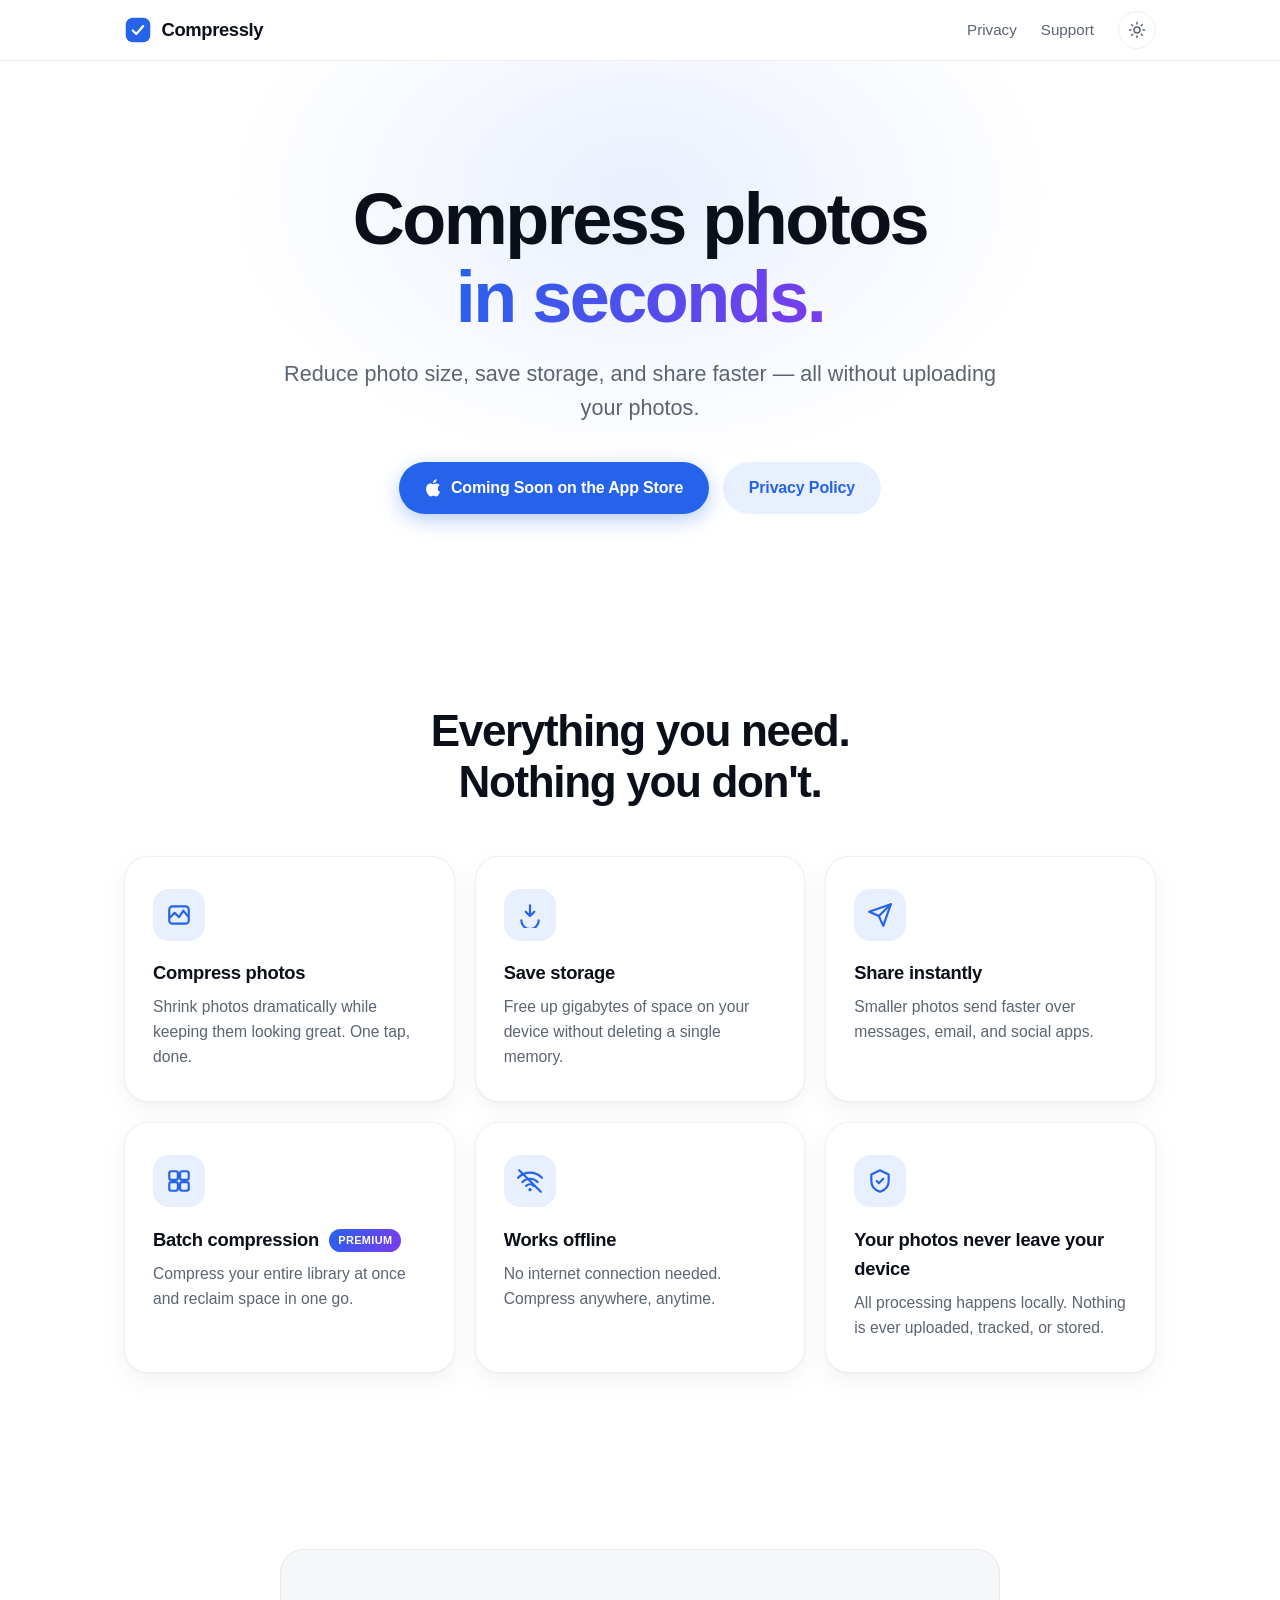
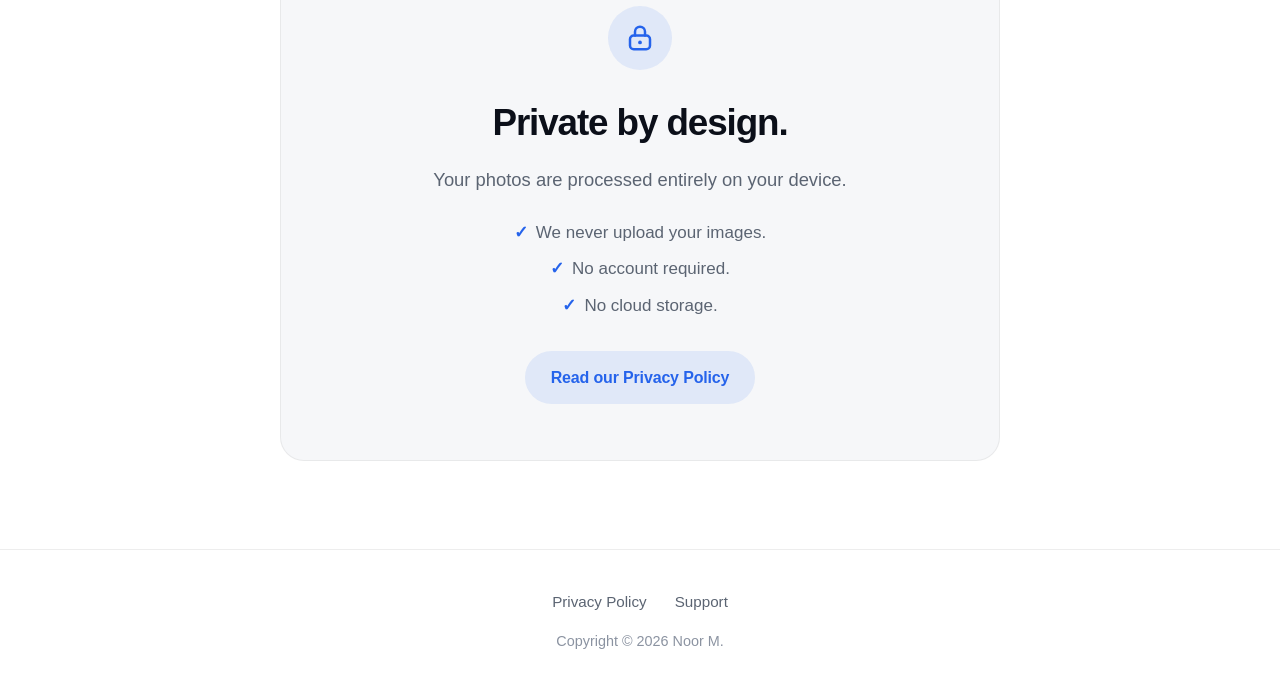
<file: index.html>
<!DOCTYPE html>
<html lang="en">
<head>
  <meta charset="UTF-8">
  <meta name="viewport" content="width=device-width, initial-scale=1.0">
  <title>Compressly — Compress photos in seconds</title>
  <meta name="description" content="Compressly reduces photo size, saves storage, and helps you share faster — all without uploading your photos. Everything happens on your device.">
  <meta name="theme-color" content="#ffffff" media="(prefers-color-scheme: light)">
  <meta name="theme-color" content="#0b0f19" media="(prefers-color-scheme: dark)">
  <meta property="og:title" content="Compressly — Compress photos in seconds">
  <meta property="og:description" content="Reduce photo size, save storage, and share faster — all without uploading your photos.">
  <meta property="og:type" content="website">
  <link rel="icon" href="favicon.svg" type="image/svg+xml">
  <link rel="stylesheet" href="css/style.css">
  <script>
    // Apply saved theme before first paint to avoid a flash
    (function () {
      document.documentElement.classList.add('js');
      try {
        var t = localStorage.getItem('theme');
        if (t === 'dark' || (!t && window.matchMedia('(prefers-color-scheme: dark)').matches)) {
          document.documentElement.setAttribute('data-theme', 'dark');
        }
      } catch (e) {}
    })();
  </script>
</head>
<body>
  <a class="skip-link" href="#main">Skip to content</a>

  <header class="site-header">
    <nav class="container nav" aria-label="Main navigation">
      <a class="brand" href="index.html">
        <svg class="brand-mark" viewBox="0 0 32 32" aria-hidden="true" focusable="false">
          <rect x="2" y="2" width="28" height="28" rx="8" fill="#2563EB"/>
          <path d="M10 16.5l4 4 8-9" fill="none" stroke="#fff" stroke-width="2.5" stroke-linecap="round" stroke-linejoin="round"/>
        </svg>
        Compressly
      </a>
      <div class="nav-links">
        <a href="privacy.html">Privacy</a>
        <a href="support.html">Support</a>
        <button class="theme-toggle" id="theme-toggle" type="button" aria-label="Toggle dark mode">
          <svg class="icon-sun" viewBox="0 0 24 24" aria-hidden="true" focusable="false"><circle cx="12" cy="12" r="4" fill="none" stroke="currentColor" stroke-width="2"/><path d="M12 2v2m0 16v2M4.9 4.9l1.4 1.4m11.4 11.4l1.4 1.4M2 12h2m16 0h2M4.9 19.1l1.4-1.4m11.4-11.4l1.4-1.4" fill="none" stroke="currentColor" stroke-width="2" stroke-linecap="round"/></svg>
          <svg class="icon-moon" viewBox="0 0 24 24" aria-hidden="true" focusable="false"><path d="M21 12.8A9 9 0 1 1 11.2 3a7 7 0 0 0 9.8 9.8z" fill="none" stroke="currentColor" stroke-width="2" stroke-linecap="round" stroke-linejoin="round"/></svg>
        </button>
      </div>
    </nav>
  </header>

  <main id="main">
    <!-- Hero -->
    <section class="hero">
      <div class="container hero-inner reveal">
        <h1 class="hero-title">Compress photos<br><span class="accent">in seconds.</span></h1>
        <p class="hero-subtitle">Reduce photo size, save storage, and share faster — all without uploading your photos.</p>
        <div class="hero-actions">
          <a class="btn btn-primary" href="#" aria-disabled="true">
            <svg viewBox="0 0 24 24" aria-hidden="true" focusable="false" class="btn-icon"><path d="M17.05 12.54c-.03-2.89 2.36-4.27 2.47-4.34-1.35-1.97-3.44-2.24-4.18-2.27-1.78-.18-3.47 1.05-4.37 1.05-.9 0-2.29-1.02-3.77-1-1.94.03-3.72 1.13-4.72 2.86-2.01 3.49-.51 8.66 1.45 11.49.96 1.39 2.1 2.94 3.6 2.89 1.44-.06 1.99-.93 3.73-.93 1.74 0 2.23.93 3.76.9 1.55-.03 2.53-1.41 3.48-2.8 1.1-1.61 1.55-3.17 1.57-3.25-.03-.02-3.01-1.16-3.02-4.6zM14.16 4.05c.8-.96 1.33-2.3 1.18-3.64-1.14.05-2.53.77-3.35 1.72-.74.85-1.38 2.21-1.21 3.51 1.28.1 2.58-.65 3.38-1.59z" fill="currentColor"/></svg>
            Coming Soon on the App Store
          </a>
          <a class="btn btn-secondary" href="privacy.html">Privacy Policy</a>
        </div>
      </div>
      <div class="hero-glow" aria-hidden="true"></div>
    </section>

    <!-- Features -->
    <section class="section" aria-labelledby="features-heading">
      <div class="container">
        <h2 id="features-heading" class="section-title reveal">Everything you need.<br>Nothing you don't.</h2>
        <div class="grid features-grid">
          <article class="card reveal">
            <div class="card-icon" aria-hidden="true">
              <svg viewBox="0 0 24 24" focusable="false"><path d="M4 14l4-4 4 4 4-6 4 5" fill="none" stroke="currentColor" stroke-width="2" stroke-linecap="round" stroke-linejoin="round"/><rect x="3" y="4" width="18" height="16" rx="3" fill="none" stroke="currentColor" stroke-width="2"/></svg>
            </div>
            <h3>Compress photos</h3>
            <p>Shrink photos dramatically while keeping them looking great. One tap, done.</p>
          </article>
          <article class="card reveal">
            <div class="card-icon" aria-hidden="true">
              <svg viewBox="0 0 24 24" focusable="false"><path d="M12 3v10m0 0l-4-4m4 4l4-4" fill="none" stroke="currentColor" stroke-width="2" stroke-linecap="round" stroke-linejoin="round"/><path d="M4 17a8 8 0 0 0 16 0" fill="none" stroke="currentColor" stroke-width="2" stroke-linecap="round"/></svg>
            </div>
            <h3>Save storage</h3>
            <p>Free up gigabytes of space on your device without deleting a single memory.</p>
          </article>
          <article class="card reveal">
            <div class="card-icon" aria-hidden="true">
              <svg viewBox="0 0 24 24" focusable="false"><path d="M22 2L11 13" fill="none" stroke="currentColor" stroke-width="2" stroke-linecap="round" stroke-linejoin="round"/><path d="M22 2l-7 20-4-9-9-4 20-7z" fill="none" stroke="currentColor" stroke-width="2" stroke-linecap="round" stroke-linejoin="round"/></svg>
            </div>
            <h3>Share instantly</h3>
            <p>Smaller photos send faster over messages, email, and social apps.</p>
          </article>
          <article class="card reveal">
            <div class="card-icon" aria-hidden="true">
              <svg viewBox="0 0 24 24" focusable="false"><rect x="3" y="3" width="8" height="8" rx="2" fill="none" stroke="currentColor" stroke-width="2"/><rect x="13" y="3" width="8" height="8" rx="2" fill="none" stroke="currentColor" stroke-width="2"/><rect x="3" y="13" width="8" height="8" rx="2" fill="none" stroke="currentColor" stroke-width="2"/><rect x="13" y="13" width="8" height="8" rx="2" fill="none" stroke="currentColor" stroke-width="2"/></svg>
            </div>
            <h3>Batch compression <span class="badge">Premium</span></h3>
            <p>Compress your entire library at once and reclaim space in one go.</p>
          </article>
          <article class="card reveal">
            <div class="card-icon" aria-hidden="true">
              <svg viewBox="0 0 24 24" focusable="false"><path d="M1 9a15 15 0 0 1 22 0M5 13a9.5 9.5 0 0 1 14 0M8.5 16.5a5 5 0 0 1 7 0" fill="none" stroke="currentColor" stroke-width="2" stroke-linecap="round"/><line x1="2" y1="2" x2="22" y2="22" stroke="currentColor" stroke-width="2" stroke-linecap="round"/><circle cx="12" cy="20" r="1.5" fill="currentColor"/></svg>
            </div>
            <h3>Works offline</h3>
            <p>No internet connection needed. Compress anywhere, anytime.</p>
          </article>
          <article class="card reveal">
            <div class="card-icon" aria-hidden="true">
              <svg viewBox="0 0 24 24" focusable="false"><path d="M12 2l8 4v6c0 5-3.5 8.5-8 10-4.5-1.5-8-5-8-10V6l8-4z" fill="none" stroke="currentColor" stroke-width="2" stroke-linecap="round" stroke-linejoin="round"/><path d="M9 12l2 2 4-4" fill="none" stroke="currentColor" stroke-width="2" stroke-linecap="round" stroke-linejoin="round"/></svg>
            </div>
            <h3>Your photos never leave your device</h3>
            <p>All processing happens locally. Nothing is ever uploaded, tracked, or stored.</p>
          </article>
        </div>
      </div>
    </section>

    <!-- Privacy -->
    <section class="section section-privacy" aria-labelledby="privacy-heading">
      <div class="container">
        <div class="privacy-panel reveal">
          <div class="privacy-icon" aria-hidden="true">
            <svg viewBox="0 0 24 24" focusable="false"><rect x="4" y="10" width="16" height="11" rx="3" fill="none" stroke="currentColor" stroke-width="2"/><path d="M8 10V7a4 4 0 0 1 8 0v3" fill="none" stroke="currentColor" stroke-width="2" stroke-linecap="round"/><circle cx="12" cy="15.5" r="1.5" fill="currentColor"/></svg>
          </div>
          <h2 id="privacy-heading">Private by design.</h2>
          <p class="privacy-lead">Your photos are processed entirely on your device.</p>
          <ul class="privacy-list" role="list">
            <li>We never upload your images.</li>
            <li>No account required.</li>
            <li>No cloud storage.</li>
          </ul>
          <a class="btn btn-secondary" href="privacy.html">Read our Privacy Policy</a>
        </div>
      </div>
    </section>
  </main>

  <footer class="site-footer">
    <div class="container footer-inner">
      <nav class="footer-links" aria-label="Footer navigation">
        <a href="privacy.html">Privacy Policy</a>
        <a href="support.html">Support</a>
      </nav>
      <p class="footer-copy">Copyright © 2026 Noor M.</p>
    </div>
  </footer>

  <script src="js/main.js" defer></script>
</body>
</html>
</file>
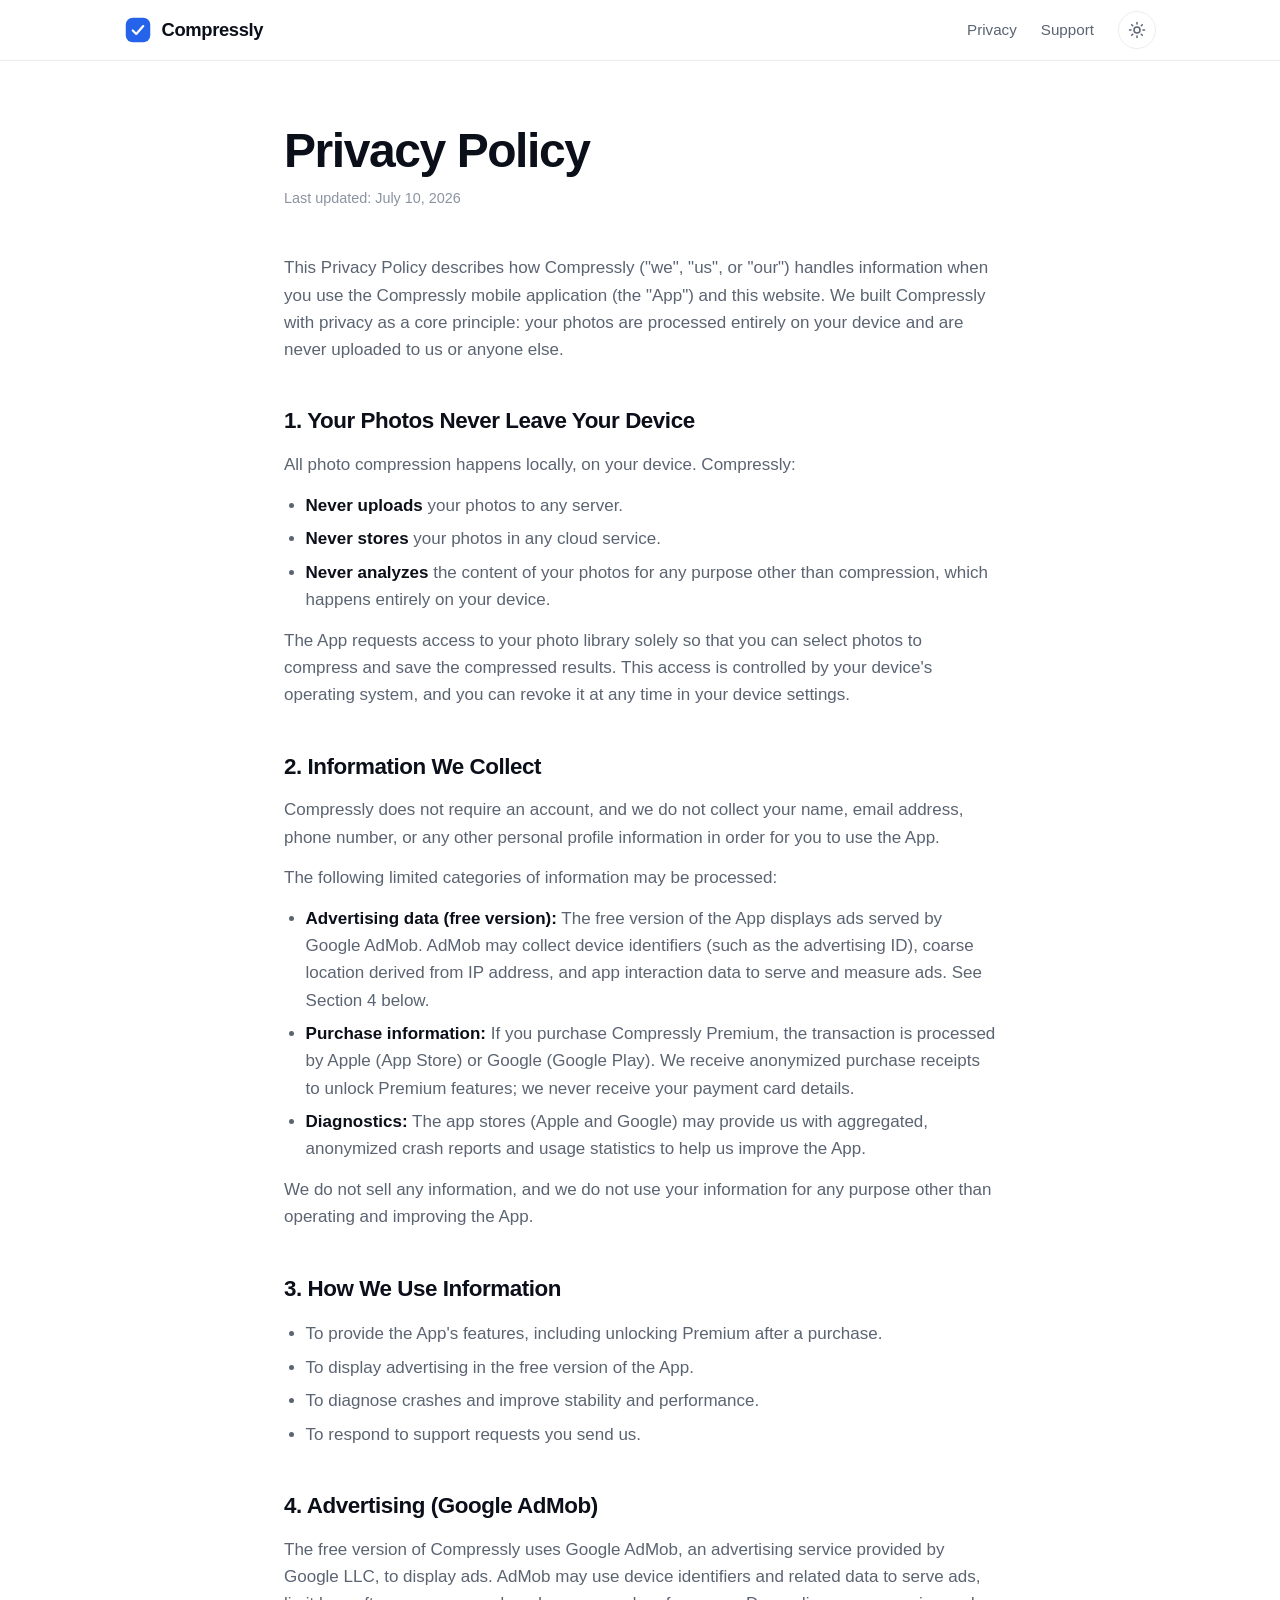
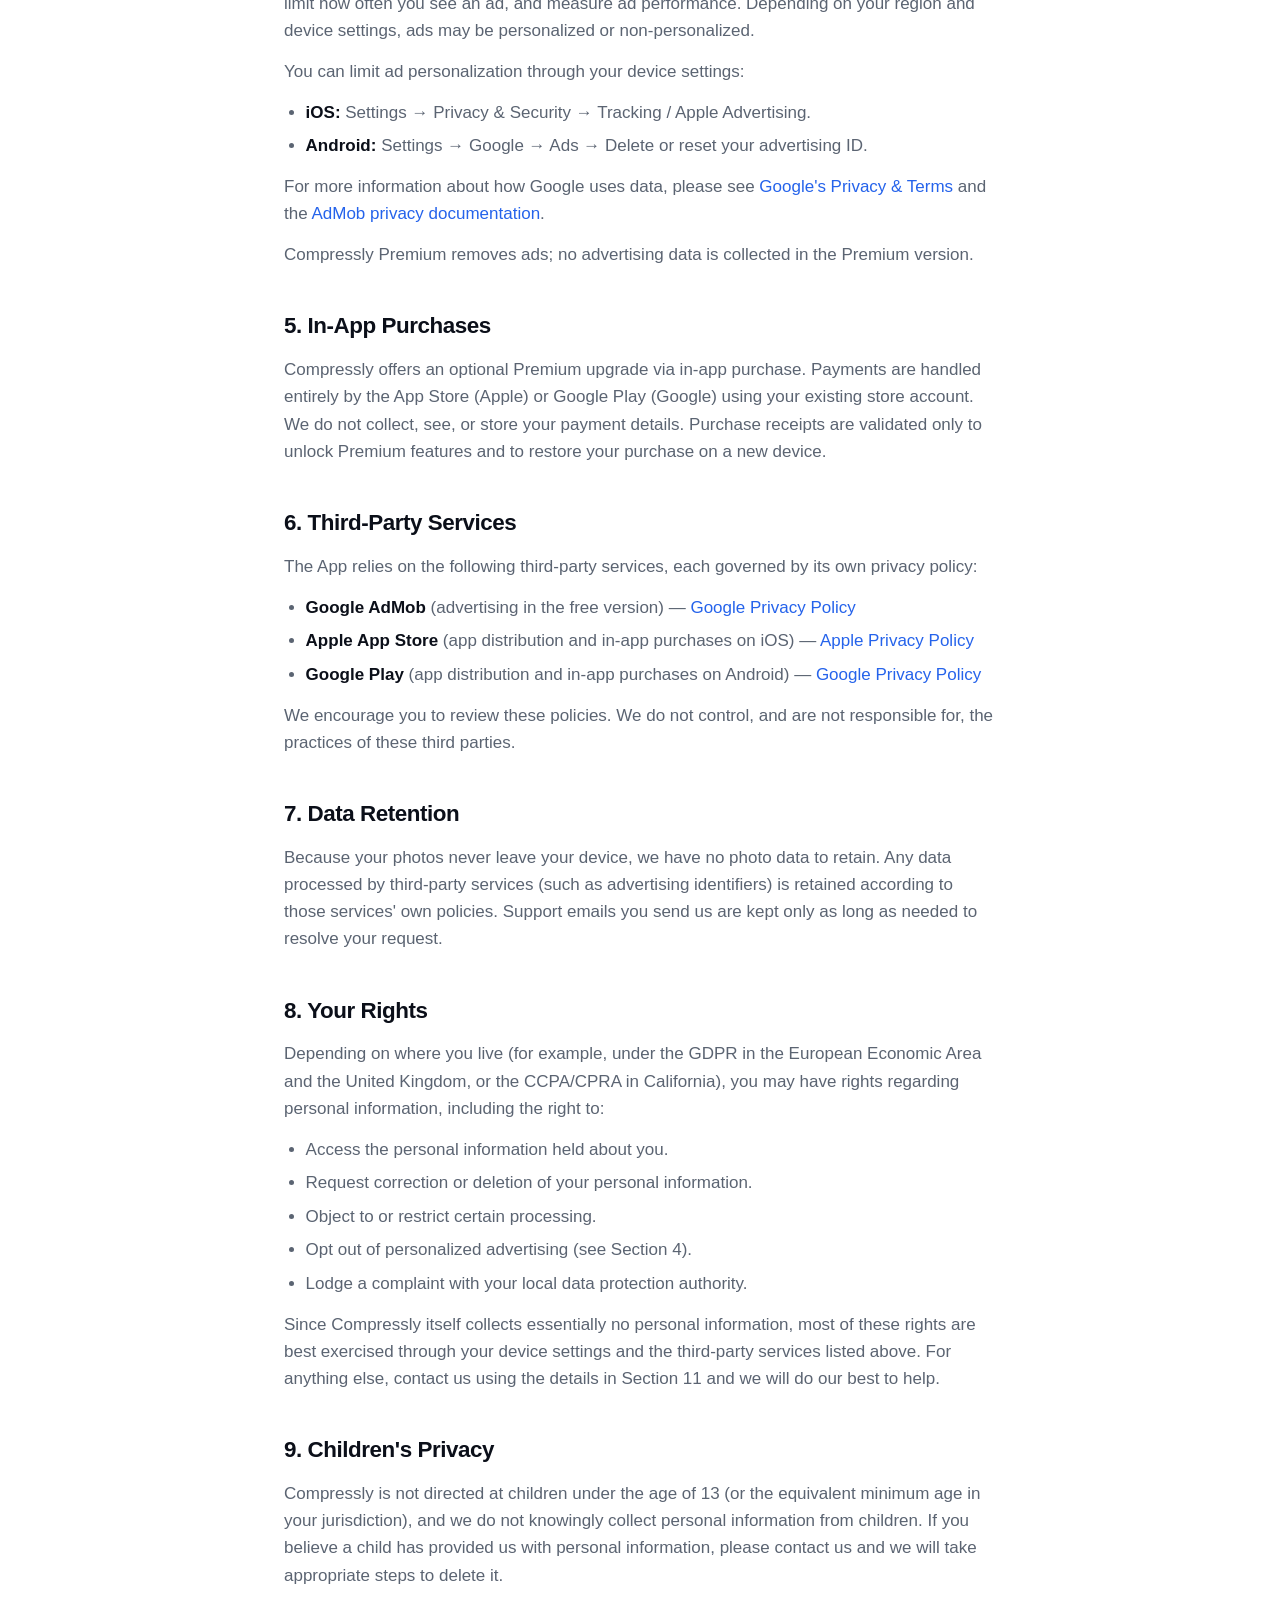
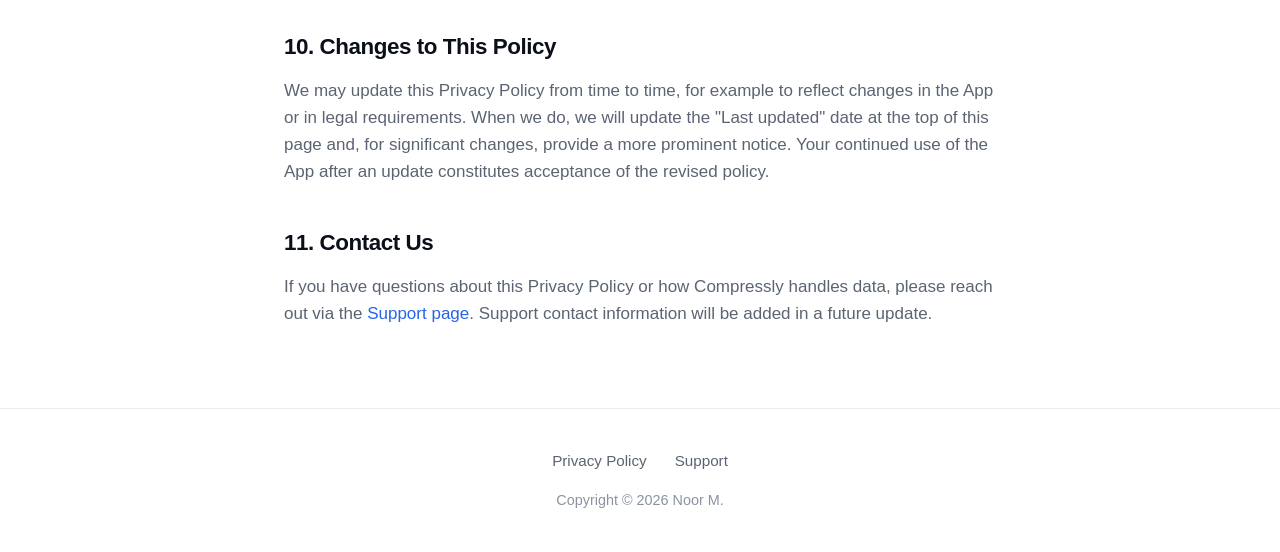
<file: privacy.html>
<!DOCTYPE html>
<html lang="en">
<head>
  <meta charset="UTF-8">
  <meta name="viewport" content="width=device-width, initial-scale=1.0">
  <title>Privacy Policy — Compressly</title>
  <meta name="description" content="Compressly's privacy policy. Your photos are processed entirely on your device and never uploaded. Learn what limited data is collected and how it is used.">
  <meta name="theme-color" content="#ffffff" media="(prefers-color-scheme: light)">
  <meta name="theme-color" content="#0b0f19" media="(prefers-color-scheme: dark)">
  <link rel="icon" href="favicon.svg" type="image/svg+xml">
  <link rel="stylesheet" href="css/style.css">
  <script>
    // Apply saved theme before first paint to avoid a flash
    (function () {
      document.documentElement.classList.add('js');
      try {
        var t = localStorage.getItem('theme');
        if (t === 'dark' || (!t && window.matchMedia('(prefers-color-scheme: dark)').matches)) {
          document.documentElement.setAttribute('data-theme', 'dark');
        }
      } catch (e) {}
    })();
  </script>
</head>
<body>
  <a class="skip-link" href="#main">Skip to content</a>

  <header class="site-header">
    <nav class="container nav" aria-label="Main navigation">
      <a class="brand" href="index.html">
        <svg class="brand-mark" viewBox="0 0 32 32" aria-hidden="true" focusable="false">
          <rect x="2" y="2" width="28" height="28" rx="8" fill="#2563EB"/>
          <path d="M10 16.5l4 4 8-9" fill="none" stroke="#fff" stroke-width="2.5" stroke-linecap="round" stroke-linejoin="round"/>
        </svg>
        Compressly
      </a>
      <div class="nav-links">
        <a href="privacy.html" aria-current="page">Privacy</a>
        <a href="support.html">Support</a>
        <button class="theme-toggle" id="theme-toggle" type="button" aria-label="Toggle dark mode">
          <svg class="icon-sun" viewBox="0 0 24 24" aria-hidden="true" focusable="false"><circle cx="12" cy="12" r="4" fill="none" stroke="currentColor" stroke-width="2"/><path d="M12 2v2m0 16v2M4.9 4.9l1.4 1.4m11.4 11.4l1.4 1.4M2 12h2m16 0h2M4.9 19.1l1.4-1.4m11.4-11.4l1.4-1.4" fill="none" stroke="currentColor" stroke-width="2" stroke-linecap="round"/></svg>
          <svg class="icon-moon" viewBox="0 0 24 24" aria-hidden="true" focusable="false"><path d="M21 12.8A9 9 0 1 1 11.2 3a7 7 0 0 0 9.8 9.8z" fill="none" stroke="currentColor" stroke-width="2" stroke-linecap="round" stroke-linejoin="round"/></svg>
        </button>
      </div>
    </nav>
  </header>

  <main id="main" class="page">
    <div class="container page-narrow">
      <h1 class="page-title">Privacy Policy</h1>
      <p class="page-updated">Last updated: July 10, 2026</p>

      <div class="prose">
        <p>This Privacy Policy describes how Compressly ("we", "us", or "our") handles information when you use the Compressly mobile application (the "App") and this website. We built Compressly with privacy as a core principle: your photos are processed entirely on your device and are never uploaded to us or anyone else.</p>

        <h2>1. Your Photos Never Leave Your Device</h2>
        <p>All photo compression happens locally, on your device. Compressly:</p>
        <ul>
          <li><strong>Never uploads</strong> your photos to any server.</li>
          <li><strong>Never stores</strong> your photos in any cloud service.</li>
          <li><strong>Never analyzes</strong> the content of your photos for any purpose other than compression, which happens entirely on your device.</li>
        </ul>
        <p>The App requests access to your photo library solely so that you can select photos to compress and save the compressed results. This access is controlled by your device's operating system, and you can revoke it at any time in your device settings.</p>

        <h2>2. Information We Collect</h2>
        <p>Compressly does not require an account, and we do not collect your name, email address, phone number, or any other personal profile information in order for you to use the App.</p>
        <p>The following limited categories of information may be processed:</p>
        <ul>
          <li><strong>Advertising data (free version):</strong> The free version of the App displays ads served by Google AdMob. AdMob may collect device identifiers (such as the advertising ID), coarse location derived from IP address, and app interaction data to serve and measure ads. See Section 4 below.</li>
          <li><strong>Purchase information:</strong> If you purchase Compressly Premium, the transaction is processed by Apple (App Store) or Google (Google Play). We receive anonymized purchase receipts to unlock Premium features; we never receive your payment card details.</li>
          <li><strong>Diagnostics:</strong> The app stores (Apple and Google) may provide us with aggregated, anonymized crash reports and usage statistics to help us improve the App.</li>
        </ul>
        <p>We do not sell any information, and we do not use your information for any purpose other than operating and improving the App.</p>

        <h2>3. How We Use Information</h2>
        <ul>
          <li>To provide the App's features, including unlocking Premium after a purchase.</li>
          <li>To display advertising in the free version of the App.</li>
          <li>To diagnose crashes and improve stability and performance.</li>
          <li>To respond to support requests you send us.</li>
        </ul>

        <h2>4. Advertising (Google AdMob)</h2>
        <p>The free version of Compressly uses Google AdMob, an advertising service provided by Google LLC, to display ads. AdMob may use device identifiers and related data to serve ads, limit how often you see an ad, and measure ad performance. Depending on your region and device settings, ads may be personalized or non-personalized.</p>
        <p>You can limit ad personalization through your device settings:</p>
        <ul>
          <li><strong>iOS:</strong> Settings → Privacy &amp; Security → Tracking / Apple Advertising.</li>
          <li><strong>Android:</strong> Settings → Google → Ads → Delete or reset your advertising ID.</li>
        </ul>
        <p>For more information about how Google uses data, please see <a href="https://policies.google.com/technologies/partner-sites" rel="noopener">Google's Privacy &amp; Terms</a> and the <a href="https://support.google.com/admob/answer/6128543" rel="noopener">AdMob privacy documentation</a>.</p>
        <p>Compressly Premium removes ads; no advertising data is collected in the Premium version.</p>

        <h2>5. In-App Purchases</h2>
        <p>Compressly offers an optional Premium upgrade via in-app purchase. Payments are handled entirely by the App Store (Apple) or Google Play (Google) using your existing store account. We do not collect, see, or store your payment details. Purchase receipts are validated only to unlock Premium features and to restore your purchase on a new device.</p>

        <h2>6. Third-Party Services</h2>
        <p>The App relies on the following third-party services, each governed by its own privacy policy:</p>
        <ul>
          <li><strong>Google AdMob</strong> (advertising in the free version) — <a href="https://policies.google.com/privacy" rel="noopener">Google Privacy Policy</a></li>
          <li><strong>Apple App Store</strong> (app distribution and in-app purchases on iOS) — <a href="https://www.apple.com/legal/privacy/" rel="noopener">Apple Privacy Policy</a></li>
          <li><strong>Google Play</strong> (app distribution and in-app purchases on Android) — <a href="https://policies.google.com/privacy" rel="noopener">Google Privacy Policy</a></li>
        </ul>
        <p>We encourage you to review these policies. We do not control, and are not responsible for, the practices of these third parties.</p>

        <h2>7. Data Retention</h2>
        <p>Because your photos never leave your device, we have no photo data to retain. Any data processed by third-party services (such as advertising identifiers) is retained according to those services' own policies. Support emails you send us are kept only as long as needed to resolve your request.</p>

        <h2>8. Your Rights</h2>
        <p>Depending on where you live (for example, under the GDPR in the European Economic Area and the United Kingdom, or the CCPA/CPRA in California), you may have rights regarding personal information, including the right to:</p>
        <ul>
          <li>Access the personal information held about you.</li>
          <li>Request correction or deletion of your personal information.</li>
          <li>Object to or restrict certain processing.</li>
          <li>Opt out of personalized advertising (see Section 4).</li>
          <li>Lodge a complaint with your local data protection authority.</li>
        </ul>
        <p>Since Compressly itself collects essentially no personal information, most of these rights are best exercised through your device settings and the third-party services listed above. For anything else, contact us using the details in Section 11 and we will do our best to help.</p>

        <h2>9. Children's Privacy</h2>
        <p>Compressly is not directed at children under the age of 13 (or the equivalent minimum age in your jurisdiction), and we do not knowingly collect personal information from children. If you believe a child has provided us with personal information, please contact us and we will take appropriate steps to delete it.</p>

        <h2>10. Changes to This Policy</h2>
        <p>We may update this Privacy Policy from time to time, for example to reflect changes in the App or in legal requirements. When we do, we will update the "Last updated" date at the top of this page and, for significant changes, provide a more prominent notice. Your continued use of the App after an update constitutes acceptance of the revised policy.</p>

        <h2>11. Contact Us</h2>
        <p>If you have questions about this Privacy Policy or how Compressly handles data, please reach out via the <a href="support.html">Support page</a>. Support contact information will be added in a future update.</p>
      </div>
    </div>
  </main>

  <footer class="site-footer">
    <div class="container footer-inner">
      <nav class="footer-links" aria-label="Footer navigation">
        <a href="privacy.html">Privacy Policy</a>
        <a href="support.html">Support</a>
      </nav>
      <p class="footer-copy">Copyright © 2026 Noor M.</p>
    </div>
  </footer>

  <script src="js/main.js" defer></script>
</body>
</html>
</file>
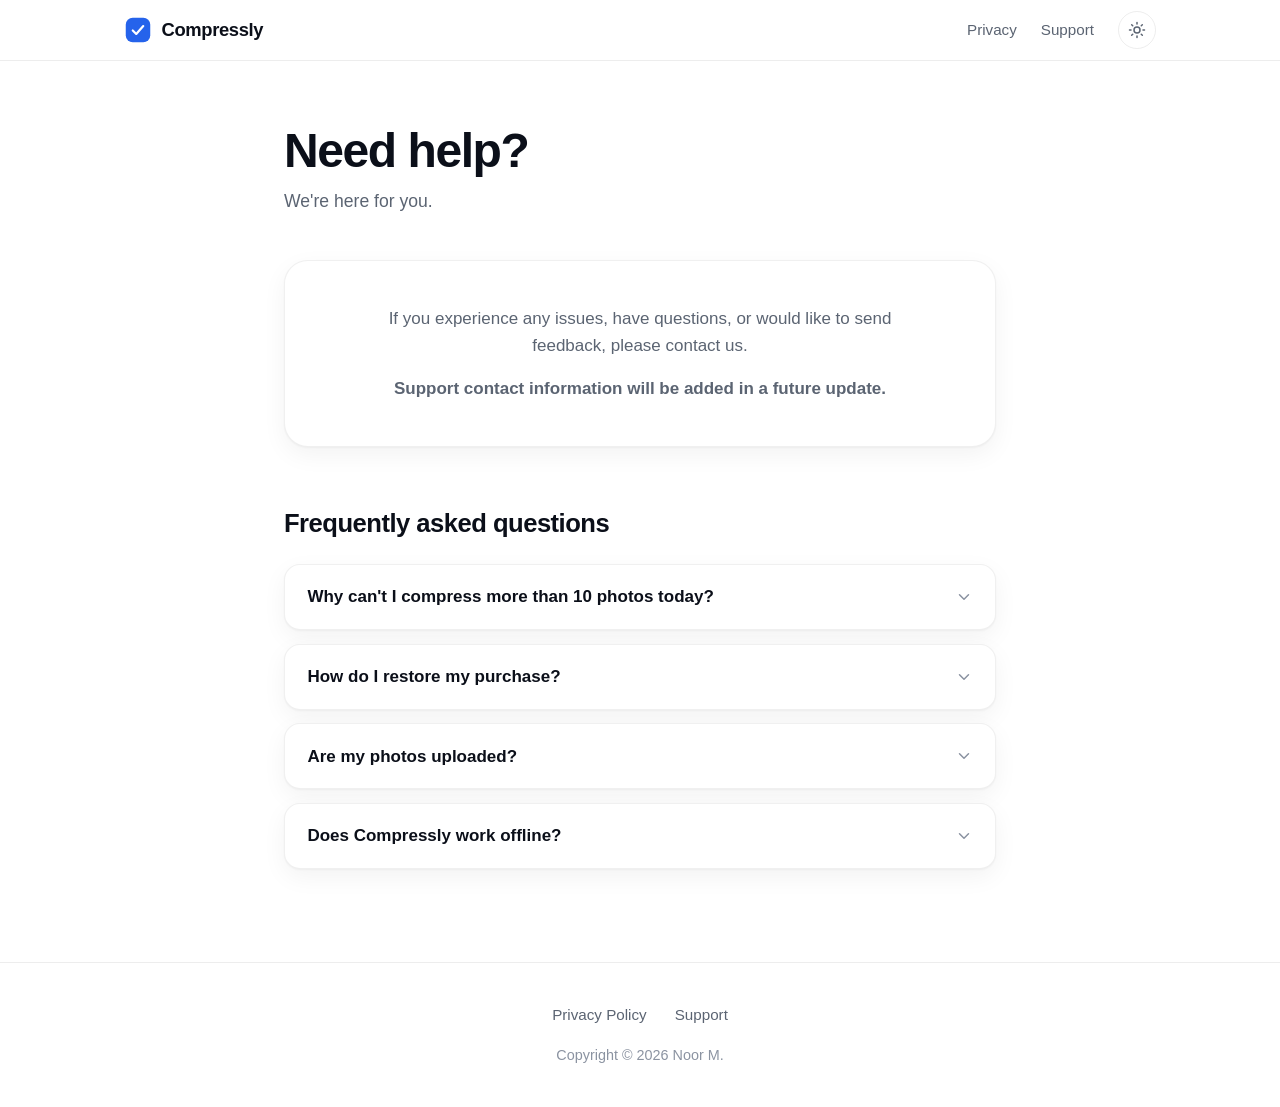
<file: support.html>
<!DOCTYPE html>
<html lang="en">
<head>
  <meta charset="UTF-8">
  <meta name="viewport" content="width=device-width, initial-scale=1.0">
  <title>Support — Compressly</title>
  <meta name="description" content="Get help with Compressly. Contact support and find answers to frequently asked questions about compressing photos, Premium, and privacy.">
  <meta name="theme-color" content="#ffffff" media="(prefers-color-scheme: light)">
  <meta name="theme-color" content="#0b0f19" media="(prefers-color-scheme: dark)">
  <link rel="icon" href="favicon.svg" type="image/svg+xml">
  <link rel="stylesheet" href="css/style.css">
  <script type="application/ld+json">
  {
    "@context": "https://schema.org",
    "@type": "FAQPage",
    "mainEntity": [
      {
        "@type": "Question",
        "name": "Why can't I compress more than 10 photos today?",
        "acceptedAnswer": {
          "@type": "Answer",
          "text": "The free version of Compressly includes up to 10 compressions per day. Upgrade to Compressly Premium to unlock unlimited compressions and batch compression."
        }
      },
      {
        "@type": "Question",
        "name": "How do I restore my purchase?",
        "acceptedAnswer": {
          "@type": "Answer",
          "text": "Open Compressly, go to Settings, and tap \"Restore Purchase\". Make sure you are signed in with the same App Store or Google Play account you used for the original purchase."
        }
      },
      {
        "@type": "Question",
        "name": "Are my photos uploaded?",
        "acceptedAnswer": {
          "@type": "Answer",
          "text": "No. All compression happens entirely on your device. Your photos are never uploaded, and no account or cloud storage is involved."
        }
      },
      {
        "@type": "Question",
        "name": "Does Compressly work offline?",
        "acceptedAnswer": {
          "@type": "Answer",
          "text": "Yes. Because everything is processed on your device, Compressly works fully offline — no internet connection required."
        }
      }
    ]
  }
  </script>
  <script>
    // Apply saved theme before first paint to avoid a flash
    (function () {
      document.documentElement.classList.add('js');
      try {
        var t = localStorage.getItem('theme');
        if (t === 'dark' || (!t && window.matchMedia('(prefers-color-scheme: dark)').matches)) {
          document.documentElement.setAttribute('data-theme', 'dark');
        }
      } catch (e) {}
    })();
  </script>
</head>
<body>
  <a class="skip-link" href="#main">Skip to content</a>

  <header class="site-header">
    <nav class="container nav" aria-label="Main navigation">
      <a class="brand" href="index.html">
        <svg class="brand-mark" viewBox="0 0 32 32" aria-hidden="true" focusable="false">
          <rect x="2" y="2" width="28" height="28" rx="8" fill="#2563EB"/>
          <path d="M10 16.5l4 4 8-9" fill="none" stroke="#fff" stroke-width="2.5" stroke-linecap="round" stroke-linejoin="round"/>
        </svg>
        Compressly
      </a>
      <div class="nav-links">
        <a href="privacy.html">Privacy</a>
        <a href="support.html" aria-current="page">Support</a>
        <button class="theme-toggle" id="theme-toggle" type="button" aria-label="Toggle dark mode">
          <svg class="icon-sun" viewBox="0 0 24 24" aria-hidden="true" focusable="false"><circle cx="12" cy="12" r="4" fill="none" stroke="currentColor" stroke-width="2"/><path d="M12 2v2m0 16v2M4.9 4.9l1.4 1.4m11.4 11.4l1.4 1.4M2 12h2m16 0h2M4.9 19.1l1.4-1.4m11.4-11.4l1.4-1.4" fill="none" stroke="currentColor" stroke-width="2" stroke-linecap="round"/></svg>
          <svg class="icon-moon" viewBox="0 0 24 24" aria-hidden="true" focusable="false"><path d="M21 12.8A9 9 0 1 1 11.2 3a7 7 0 0 0 9.8 9.8z" fill="none" stroke="currentColor" stroke-width="2" stroke-linecap="round" stroke-linejoin="round"/></svg>
        </button>
      </div>
    </nav>
  </header>

  <main id="main" class="page">
    <div class="container page-narrow">
      <h1 class="page-title">Need help?</h1>
      <p class="page-subtitle">We're here for you.</p>

      <div class="contact-card reveal">
        <p>If you experience any issues, have questions, or would like to send feedback, please contact us.</p>
        <p><strong>Support contact information will be added in a future update.</strong></p>
      </div>

      <section aria-labelledby="faq-heading">
        <h2 id="faq-heading" class="faq-title">Frequently asked questions</h2>

        <details class="faq-item reveal">
          <summary>
            Why can't I compress more than 10 photos today?
            <svg class="faq-chevron" viewBox="0 0 24 24" aria-hidden="true" focusable="false"><path d="M6 9l6 6 6-6" fill="none" stroke="currentColor" stroke-width="2" stroke-linecap="round" stroke-linejoin="round"/></svg>
          </summary>
          <p class="faq-answer">The free version of Compressly includes up to 10 compressions per day. If you need more, upgrade to <strong>Compressly Premium</strong> to unlock unlimited compressions and batch compression. Your daily limit resets automatically each day.</p>
        </details>

        <details class="faq-item reveal">
          <summary>
            How do I restore my purchase?
            <svg class="faq-chevron" viewBox="0 0 24 24" aria-hidden="true" focusable="false"><path d="M6 9l6 6 6-6" fill="none" stroke="currentColor" stroke-width="2" stroke-linecap="round" stroke-linejoin="round"/></svg>
          </summary>
          <p class="faq-answer">Open Compressly, go to <strong>Settings</strong>, and tap <strong>Restore Purchase</strong>. Make sure you're signed in with the same App Store or Google Play account you used for the original purchase. If Premium still doesn't unlock, contact us and we'll help.</p>
        </details>

        <details class="faq-item reveal">
          <summary>
            Are my photos uploaded?
            <svg class="faq-chevron" viewBox="0 0 24 24" aria-hidden="true" focusable="false"><path d="M6 9l6 6 6-6" fill="none" stroke="currentColor" stroke-width="2" stroke-linecap="round" stroke-linejoin="round"/></svg>
          </summary>
          <p class="faq-answer">No. All compression happens entirely on your device. Your photos are never uploaded anywhere, and Compressly requires no account and uses no cloud storage.</p>
        </details>

        <details class="faq-item reveal">
          <summary>
            Does Compressly work offline?
            <svg class="faq-chevron" viewBox="0 0 24 24" aria-hidden="true" focusable="false"><path d="M6 9l6 6 6-6" fill="none" stroke="currentColor" stroke-width="2" stroke-linecap="round" stroke-linejoin="round"/></svg>
          </summary>
          <p class="faq-answer">Yes. Because everything is processed on your device, Compressly works fully offline — compress photos anywhere, no internet connection required.</p>
        </details>
      </section>
    </div>
  </main>

  <footer class="site-footer">
    <div class="container footer-inner">
      <nav class="footer-links" aria-label="Footer navigation">
        <a href="privacy.html">Privacy Policy</a>
        <a href="support.html">Support</a>
      </nav>
      <p class="footer-copy">Copyright © 2026 Noor M.</p>
    </div>
  </footer>

  <script src="js/main.js" defer></script>
</body>
</html>
</file>
<file: css/style.css>
/* ==========================================================================
   Compressly — style.css
   Minimal, Apple-inspired design system with light & dark themes.
   ========================================================================== */

:root {
  --accent: #2563EB;
  --accent-hover: #1d4ed8;
  --accent-soft: rgba(37, 99, 235, 0.1);

  --bg: #ffffff;
  --bg-elevated: #f6f7f9;
  --card-bg: #ffffff;
  --card-border: rgba(0, 0, 0, 0.06);
  --card-shadow: 0 1px 2px rgba(0, 0, 0, 0.04), 0 8px 24px rgba(0, 0, 0, 0.05);
  --card-shadow-hover: 0 2px 4px rgba(0, 0, 0, 0.05), 0 16px 40px rgba(0, 0, 0, 0.09);

  --text: #0b0f19;
  --text-secondary: #5b6472;
  --text-tertiary: #8b93a1;

  --header-bg: rgba(255, 255, 255, 0.75);
  --divider: rgba(0, 0, 0, 0.07);

  --radius-lg: 24px;
  --radius-md: 16px;
  --radius-sm: 12px;

  --font-sans: -apple-system, BlinkMacSystemFont, "SF Pro Display", "SF Pro Text",
    "Segoe UI", Roboto, "Helvetica Neue", Arial, sans-serif;
}

[data-theme="dark"] {
  --accent: #3b82f6;
  --accent-hover: #60a5fa;
  --accent-soft: rgba(59, 130, 246, 0.16);

  --bg: #0b0f19;
  --bg-elevated: #111827;
  --card-bg: #151c2c;
  --card-border: rgba(255, 255, 255, 0.07);
  --card-shadow: 0 1px 2px rgba(0, 0, 0, 0.3), 0 8px 24px rgba(0, 0, 0, 0.35);
  --card-shadow-hover: 0 2px 4px rgba(0, 0, 0, 0.35), 0 16px 40px rgba(0, 0, 0, 0.5);

  --text: #f2f4f8;
  --text-secondary: #a3adbd;
  --text-tertiary: #6b7484;

  --header-bg: rgba(11, 15, 25, 0.75);
  --divider: rgba(255, 255, 255, 0.08);
}

/* Base ------------------------------------------------------------------- */

*,
*::before,
*::after {
  box-sizing: border-box;
  margin: 0;
  padding: 0;
}

html {
  scroll-behavior: smooth;
  -webkit-text-size-adjust: 100%;
}

body {
  font-family: var(--font-sans);
  background: var(--bg);
  color: var(--text);
  line-height: 1.6;
  font-size: 1.0625rem;
  -webkit-font-smoothing: antialiased;
  text-rendering: optimizeLegibility;
  transition: background 0.3s ease, color 0.3s ease;
}

img,
svg {
  max-width: 100%;
  display: block;
}

a {
  color: var(--accent);
  text-decoration: none;
}

a:hover {
  text-decoration: underline;
}

.container {
  width: 100%;
  max-width: 1080px;
  margin: 0 auto;
  padding: 0 1.5rem;
}

.skip-link {
  position: absolute;
  top: -100px;
  left: 1rem;
  background: var(--accent);
  color: #fff;
  padding: 0.6rem 1rem;
  border-radius: var(--radius-sm);
  z-index: 100;
  transition: top 0.2s ease;
}

.skip-link:focus {
  top: 1rem;
}

:focus-visible {
  outline: 2px solid var(--accent);
  outline-offset: 3px;
  border-radius: 4px;
}

/* Header ------------------------------------------------------------------ */

.site-header {
  position: sticky;
  top: 0;
  z-index: 50;
  background: var(--header-bg);
  -webkit-backdrop-filter: saturate(180%) blur(18px);
  backdrop-filter: saturate(180%) blur(18px);
  border-bottom: 1px solid var(--divider);
}

.nav {
  display: flex;
  align-items: center;
  justify-content: space-between;
  height: 60px;
}

.brand {
  display: flex;
  align-items: center;
  gap: 0.6rem;
  font-weight: 700;
  font-size: 1.15rem;
  letter-spacing: -0.02em;
  color: var(--text);
}

.brand:hover {
  text-decoration: none;
}

.brand-mark {
  width: 28px;
  height: 28px;
  flex-shrink: 0;
}

.nav-links {
  display: flex;
  align-items: center;
  gap: 1.5rem;
}

.nav-links a {
  color: var(--text-secondary);
  font-size: 0.95rem;
  font-weight: 500;
  transition: color 0.2s ease;
}

.nav-links a:hover {
  color: var(--text);
  text-decoration: none;
}

.theme-toggle {
  display: inline-flex;
  align-items: center;
  justify-content: center;
  width: 38px;
  height: 38px;
  border: 1px solid var(--divider);
  border-radius: 50%;
  background: transparent;
  color: var(--text-secondary);
  cursor: pointer;
  transition: color 0.2s ease, border-color 0.2s ease, transform 0.2s ease;
}

.theme-toggle:hover {
  color: var(--text);
  transform: scale(1.06);
}

.theme-toggle svg {
  width: 18px;
  height: 18px;
}

.icon-moon { display: none; }
[data-theme="dark"] .icon-moon { display: block; }
[data-theme="dark"] .icon-sun { display: none; }

/* Buttons ------------------------------------------------------------------ */

.btn {
  display: inline-flex;
  align-items: center;
  justify-content: center;
  gap: 0.5rem;
  padding: 0.85rem 1.6rem;
  border-radius: 999px;
  font-size: 1rem;
  font-weight: 600;
  letter-spacing: -0.01em;
  transition: transform 0.2s ease, box-shadow 0.2s ease, background 0.2s ease,
    color 0.2s ease;
}

.btn:hover {
  text-decoration: none;
  transform: translateY(-1px);
}

.btn:active {
  transform: translateY(0) scale(0.98);
}

.btn-primary {
  background: var(--accent);
  color: #fff;
  box-shadow: 0 6px 20px rgba(37, 99, 235, 0.32);
}

.btn-primary:hover {
  background: var(--accent-hover);
  box-shadow: 0 8px 26px rgba(37, 99, 235, 0.42);
}

.btn-secondary {
  background: var(--accent-soft);
  color: var(--accent);
}

.btn-secondary:hover {
  background: rgba(37, 99, 235, 0.16);
}

.btn-icon {
  width: 18px;
  height: 18px;
}

/* Hero --------------------------------------------------------------------- */

.hero {
  position: relative;
  overflow: hidden;
  padding: 5.5rem 0 5rem;
  text-align: center;
}

.hero-inner {
  position: relative;
  z-index: 1;
  max-width: 760px;
}

.hero-title {
  font-size: clamp(2.6rem, 8vw, 4.5rem);
  font-weight: 800;
  letter-spacing: -0.035em;
  line-height: 1.08;
  margin-bottom: 1.25rem;
}

.accent {
  background: linear-gradient(120deg, var(--accent), #7c3aed);
  -webkit-background-clip: text;
  background-clip: text;
  -webkit-text-fill-color: transparent;
  color: transparent;
}

.hero-subtitle {
  font-size: clamp(1.1rem, 3vw, 1.35rem);
  color: var(--text-secondary);
  max-width: 34em;
  margin: 0 auto 2.25rem;
}

.hero-actions {
  display: flex;
  flex-direction: column;
  align-items: center;
  gap: 0.9rem;
}

.hero-glow {
  position: absolute;
  top: -30%;
  left: 50%;
  transform: translateX(-50%);
  width: 900px;
  height: 600px;
  background: radial-gradient(ellipse at center, var(--accent-soft) 0%, transparent 65%);
  pointer-events: none;
}

/* Sections ----------------------------------------------------------------- */

.section {
  padding: 4.5rem 0;
}

.section-title {
  font-size: clamp(1.9rem, 5vw, 2.75rem);
  font-weight: 800;
  letter-spacing: -0.03em;
  line-height: 1.15;
  text-align: center;
  margin-bottom: 3rem;
}

/* Feature cards ------------------------------------------------------------ */

.grid {
  display: grid;
  gap: 1.25rem;
}

.features-grid {
  grid-template-columns: 1fr;
}

.card {
  background: var(--card-bg);
  border: 1px solid var(--card-border);
  border-radius: var(--radius-lg);
  box-shadow: var(--card-shadow);
  padding: 2rem 1.75rem;
  transition: transform 0.3s ease, box-shadow 0.3s ease;
}

.card:hover {
  transform: translateY(-4px);
  box-shadow: var(--card-shadow-hover);
}

.card-icon {
  display: inline-flex;
  align-items: center;
  justify-content: center;
  width: 52px;
  height: 52px;
  border-radius: var(--radius-md);
  background: var(--accent-soft);
  color: var(--accent);
  margin-bottom: 1.1rem;
}

.card-icon svg {
  width: 26px;
  height: 26px;
}

.card h3 {
  font-size: 1.15rem;
  font-weight: 700;
  letter-spacing: -0.015em;
  margin-bottom: 0.4rem;
}

.card p {
  color: var(--text-secondary);
  font-size: 0.98rem;
}

.badge {
  display: inline-block;
  vertical-align: 2px;
  margin-left: 0.35rem;
  padding: 0.15rem 0.55rem;
  border-radius: 999px;
  background: linear-gradient(120deg, var(--accent), #7c3aed);
  color: #fff;
  font-size: 0.68rem;
  font-weight: 700;
  letter-spacing: 0.04em;
  text-transform: uppercase;
}

/* Privacy panel ------------------------------------------------------------ */

.section-privacy {
  padding-bottom: 6rem;
}

.privacy-panel {
  background: var(--bg-elevated);
  border: 1px solid var(--card-border);
  border-radius: var(--radius-lg);
  padding: 3.5rem 2rem;
  text-align: center;
  max-width: 720px;
  margin: 0 auto;
}

.privacy-icon {
  display: inline-flex;
  align-items: center;
  justify-content: center;
  width: 64px;
  height: 64px;
  border-radius: 50%;
  background: var(--accent-soft);
  color: var(--accent);
  margin-bottom: 1.5rem;
}

.privacy-icon svg {
  width: 30px;
  height: 30px;
}

.privacy-panel h2 {
  font-size: clamp(1.7rem, 5vw, 2.3rem);
  font-weight: 800;
  letter-spacing: -0.03em;
  margin-bottom: 0.75rem;
}

.privacy-lead {
  font-size: 1.15rem;
  color: var(--text-secondary);
  margin-bottom: 1.5rem;
}

.privacy-list {
  list-style: none;
  display: flex;
  flex-direction: column;
  gap: 0.6rem;
  margin-bottom: 2rem;
  color: var(--text-secondary);
}

.privacy-list li::before {
  content: "✓";
  color: var(--accent);
  font-weight: 700;
  margin-right: 0.5rem;
}

/* Page (privacy / support) -------------------------------------------------- */

.page {
  padding: 4rem 0 5rem;
}

.page-narrow {
  max-width: 760px;
}

.page-title {
  font-size: clamp(2.1rem, 6vw, 3rem);
  font-weight: 800;
  letter-spacing: -0.03em;
  line-height: 1.1;
  margin-bottom: 0.6rem;
}

.page-subtitle {
  color: var(--text-secondary);
  font-size: 1.1rem;
  margin-bottom: 2.75rem;
}

.page-updated {
  color: var(--text-tertiary);
  font-size: 0.9rem;
  margin-bottom: 2.75rem;
}

.prose h2 {
  font-size: 1.4rem;
  font-weight: 700;
  letter-spacing: -0.02em;
  margin: 2.5rem 0 0.75rem;
}

.prose h3 {
  font-size: 1.1rem;
  font-weight: 700;
  margin: 1.75rem 0 0.5rem;
}

.prose p,
.prose li {
  color: var(--text-secondary);
}

.prose p + p {
  margin-top: 0.85rem;
}

.prose ul {
  margin: 0.85rem 0 0.85rem 1.35rem;
}

.prose li + li {
  margin-top: 0.4rem;
}

.prose strong {
  color: var(--text);
}

/* Support / contact ---------------------------------------------------------- */

.contact-card {
  display: flex;
  flex-direction: column;
  align-items: center;
  gap: 1rem;
  text-align: center;
  background: var(--card-bg);
  border: 1px solid var(--card-border);
  border-radius: var(--radius-lg);
  box-shadow: var(--card-shadow);
  padding: 2.75rem 2rem;
  margin-bottom: 3.5rem;
}

.contact-card p {
  color: var(--text-secondary);
  max-width: 32em;
}

.contact-email {
  font-size: 1.2rem;
  font-weight: 600;
}

/* FAQ ------------------------------------------------------------------------ */

.faq-title {
  font-size: 1.6rem;
  font-weight: 800;
  letter-spacing: -0.02em;
  margin-bottom: 1.25rem;
}

.faq-item {
  background: var(--card-bg);
  border: 1px solid var(--card-border);
  border-radius: var(--radius-md);
  box-shadow: var(--card-shadow);
  margin-bottom: 0.85rem;
  overflow: hidden;
  transition: box-shadow 0.3s ease;
}

.faq-item summary {
  display: flex;
  align-items: center;
  justify-content: space-between;
  gap: 1rem;
  padding: 1.15rem 1.4rem;
  font-weight: 600;
  cursor: pointer;
  list-style: none;
  transition: color 0.2s ease;
}

.faq-item summary::-webkit-details-marker {
  display: none;
}

.faq-item summary:hover {
  color: var(--accent);
}

.faq-chevron {
  flex-shrink: 0;
  width: 18px;
  height: 18px;
  color: var(--text-tertiary);
  transition: transform 0.25s ease;
}

.faq-item[open] .faq-chevron {
  transform: rotate(180deg);
}

.faq-answer {
  padding: 0 1.4rem 1.25rem;
  color: var(--text-secondary);
}

/* Footer ----------------------------------------------------------------------- */

.site-footer {
  border-top: 1px solid var(--divider);
  padding: 2.5rem 0;
}

.footer-inner {
  display: flex;
  flex-direction: column;
  align-items: center;
  gap: 1rem;
  text-align: center;
}

.footer-links {
  display: flex;
  gap: 1.75rem;
}

.footer-links a {
  color: var(--text-secondary);
  font-size: 0.95rem;
  transition: color 0.2s ease;
}

.footer-links a:hover {
  color: var(--text);
  text-decoration: none;
}

.footer-copy {
  color: var(--text-tertiary);
  font-size: 0.9rem;
}

/* Reveal animations -------------------------------------------------------------- */

/* Reveal styles only apply when JS is available (html.js is set inline in <head>),
   so content stays visible if JavaScript is disabled. */
.js .reveal {
  opacity: 0;
  transform: translateY(18px);
  transition: opacity 0.7s ease, transform 0.7s ease;
}

.js .reveal.visible {
  opacity: 1;
  transform: translateY(0);
}

@media (prefers-reduced-motion: reduce) {
  html {
    scroll-behavior: auto;
  }

  *,
  *::before,
  *::after {
    animation-duration: 0.01ms !important;
    transition-duration: 0.01ms !important;
  }

  .js .reveal {
    opacity: 1;
    transform: none;
  }
}

/* Responsive ----------------------------------------------------------------------- */

@media (min-width: 600px) {
  .hero-actions {
    flex-direction: row;
    justify-content: center;
  }

  .features-grid {
    grid-template-columns: repeat(2, 1fr);
  }
}

@media (min-width: 900px) {
  .hero {
    padding: 7.5rem 0 6.5rem;
  }

  .features-grid {
    grid-template-columns: repeat(3, 1fr);
  }

  .section {
    padding: 5.5rem 0;
  }
}
</file>
